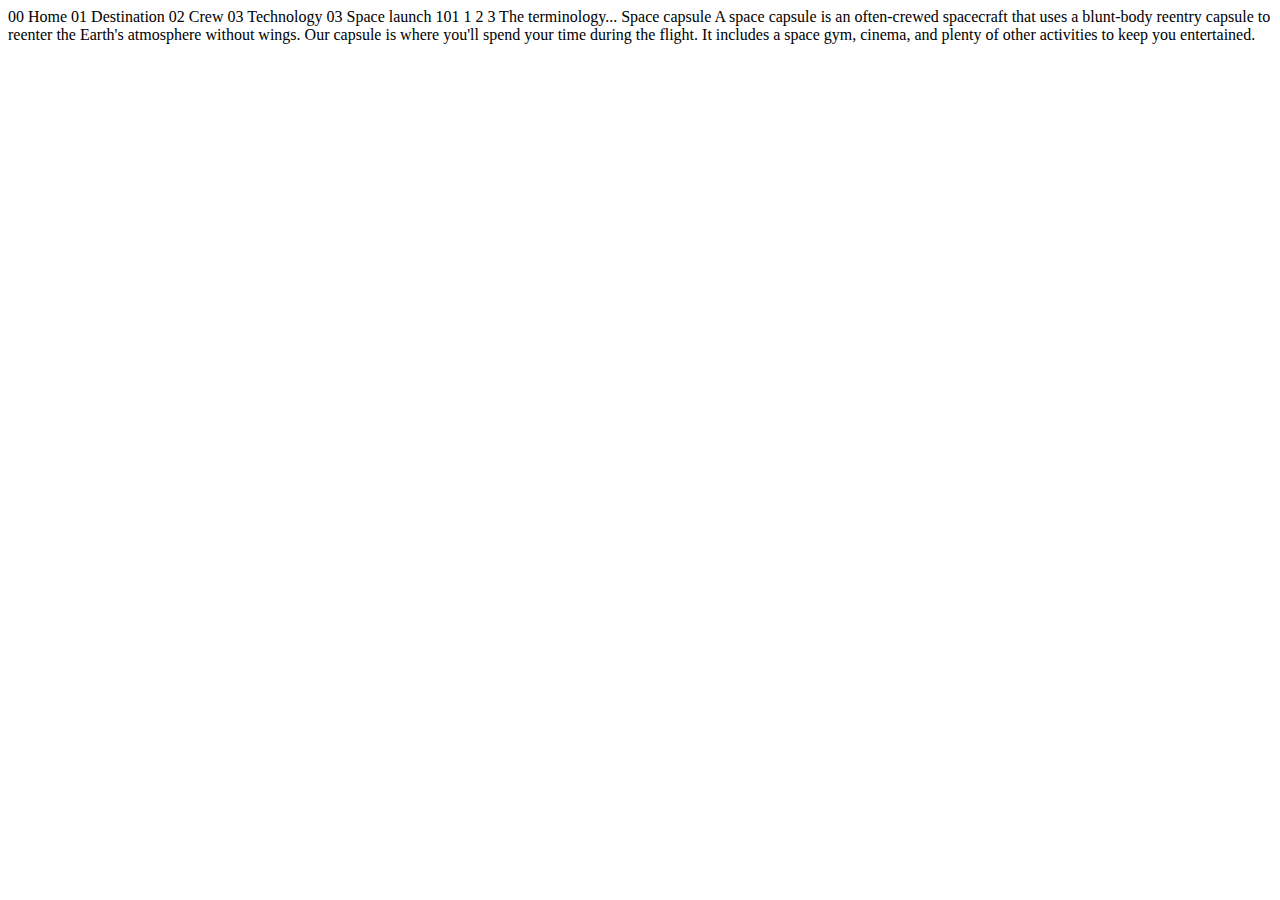
<file: design/technology-capsule.html>
<!DOCTYPE html>
<html lang="en">
<head>
  <meta charset="UTF-8">
  <meta name="viewport" content="width=device-width, initial-scale=1.0">

  <link rel="icon" type="image/png" sizes="32x32" href="./assets/favicon-32x32.png">
  
  <title>Frontend Mentor | Space tourism website</title>
</head>
<body>

  00 Home
  01 Destination
  02 Crew
  03 Technology

  03 Space launch 101

  1
  2
  3

  The terminology...
  Space capsule

  A space capsule is an often-crewed spacecraft that uses a blunt-body reentry 
  capsule to reenter the Earth's atmosphere without wings. Our capsule is where 
  you'll spend your time during the flight. It includes a space gym, cinema, 
  and plenty of other activities to keep you entertained.
</body>
</html>
</file>
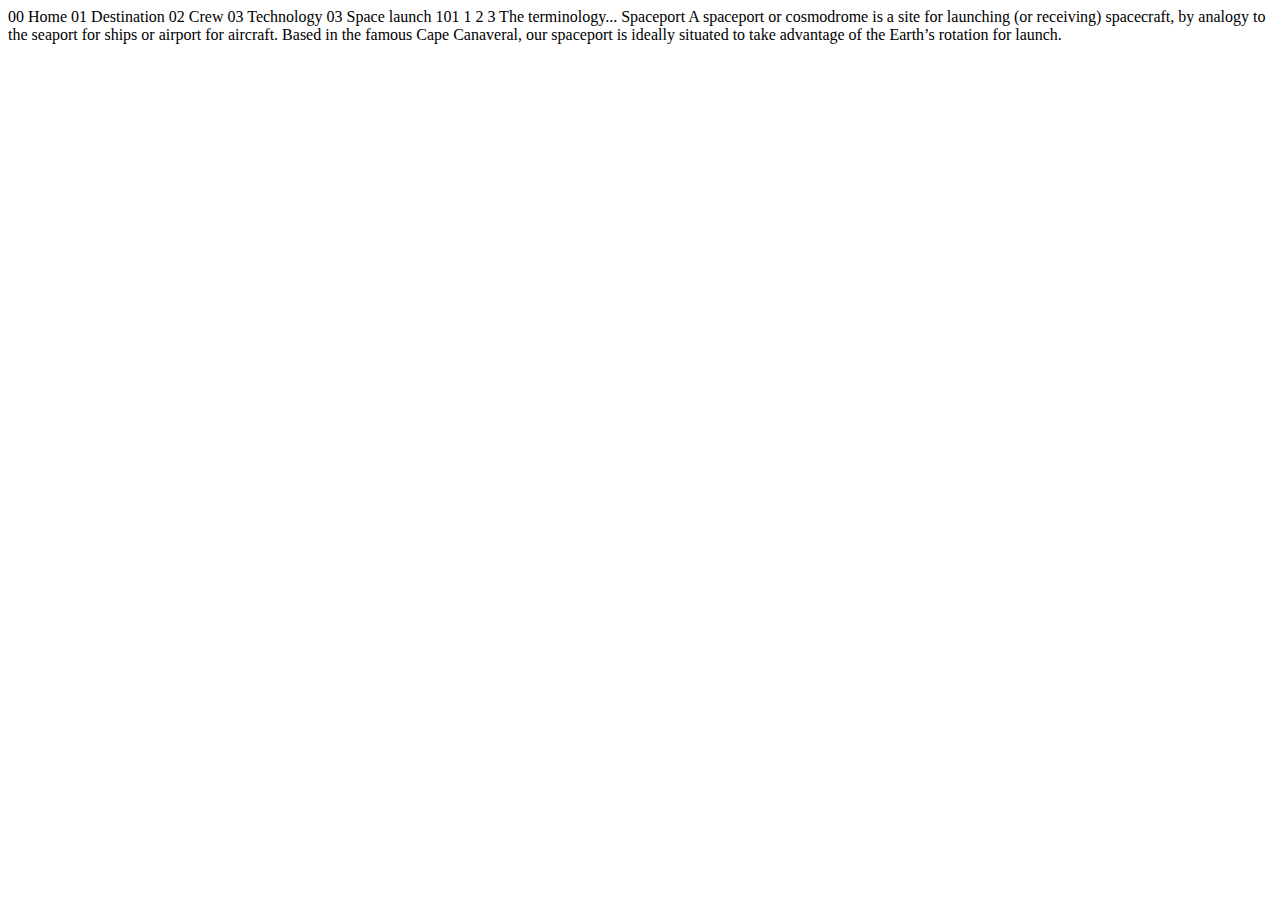
<file: design/technology-spaceport.html>
<!DOCTYPE html>
<html lang="en">
<head>
  <meta charset="UTF-8">
  <meta name="viewport" content="width=device-width, initial-scale=1.0">

  <link rel="icon" type="image/png" sizes="32x32" href="./assets/favicon-32x32.png">
  
  <title>Frontend Mentor | Space tourism website</title>
</head>
<body>

  00 Home
  01 Destination
  02 Crew
  03 Technology

  03 Space launch 101

  1
  2
  3

  The terminology...
  Spaceport

  A spaceport or cosmodrome is a site for launching (or receiving) spacecraft, 
  by analogy to the seaport for ships or airport for aircraft. Based in the 
  famous Cape Canaveral, our spaceport is ideally situated to take advantage 
  of the Earth’s rotation for launch.
</body>
</html>
</file>
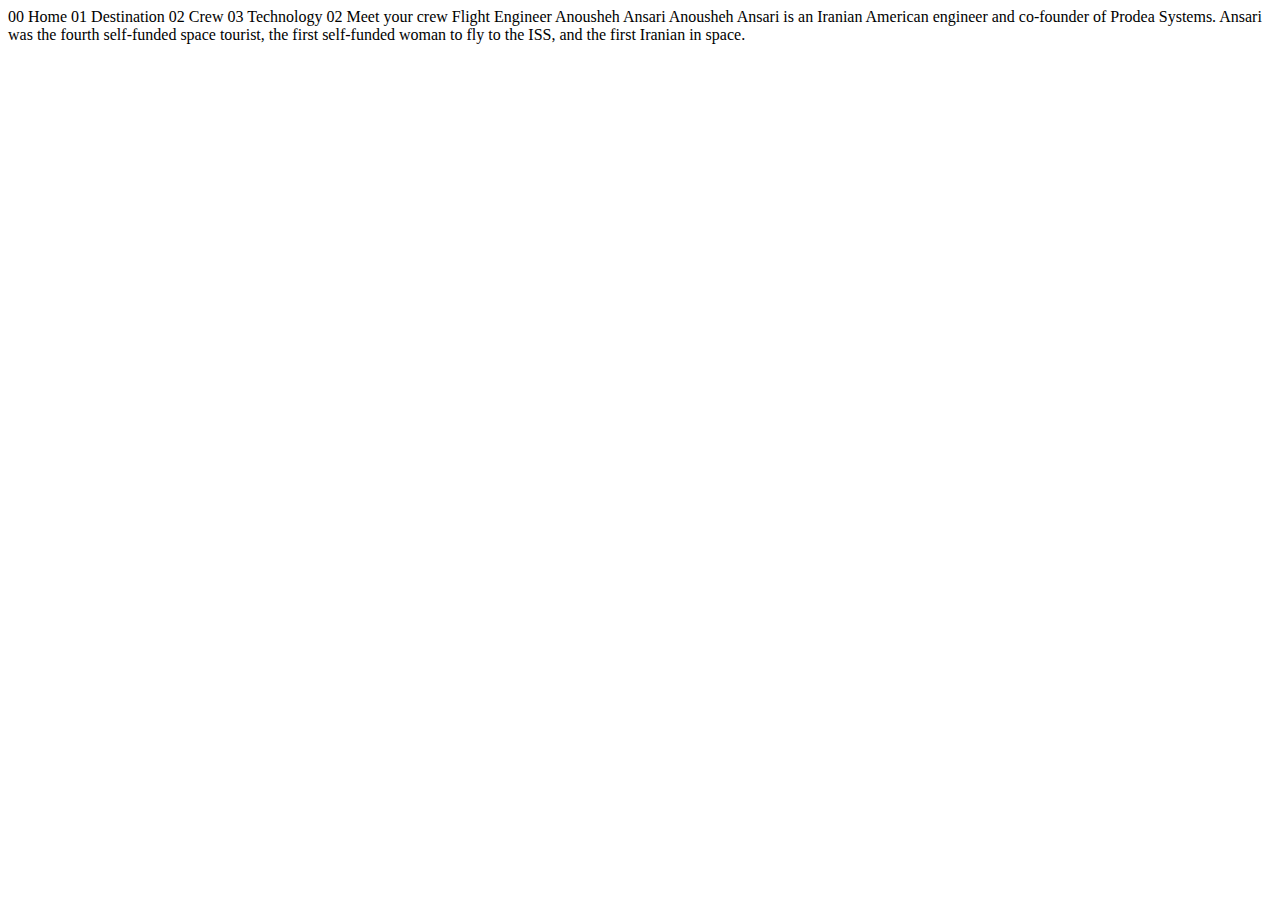
<file: draft/crew-engineer.html>
<!DOCTYPE html>
<html lang="en">
<head>
  <meta charset="UTF-8">
  <meta name="viewport" content="width=device-width, initial-scale=1.0">

  <link rel="icon" type="image/png" sizes="32x32" href="./assets/favicon-32x32.png">
  
  <title>Frontend Mentor | Space tourism website</title>
</head>
<body>

  00 Home
  01 Destination
  02 Crew
  03 Technology

  02 Meet your crew

  Flight Engineer
  Anousheh Ansari

  Anousheh Ansari is an Iranian American engineer and co-founder of Prodea Systems. 
  Ansari was the fourth self-funded space tourist, the first self-funded woman to 
  fly to the ISS, and the first Iranian in space. 
</body>
</html>
</file>
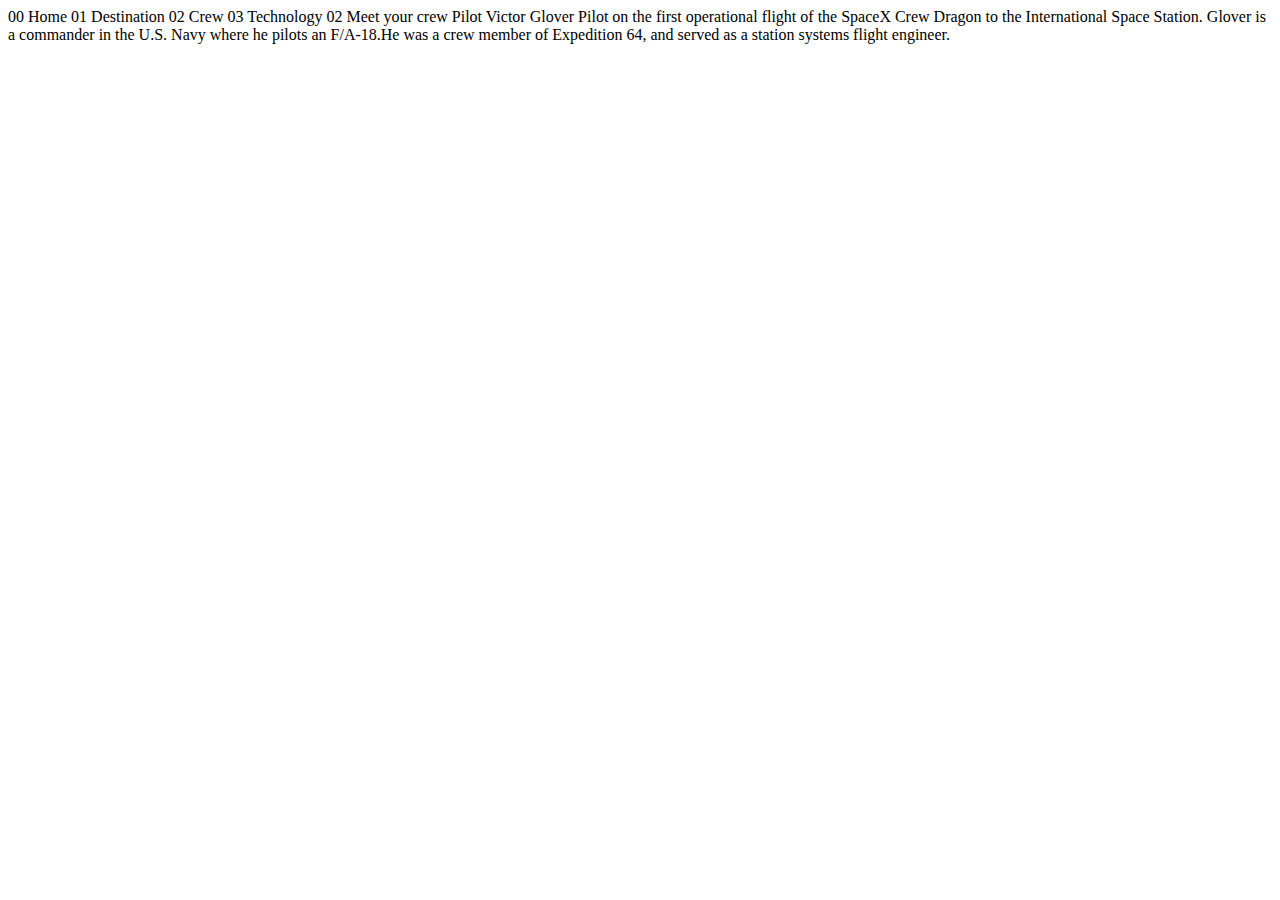
<file: draft/crew-pilot.html>
<!DOCTYPE html>
<html lang="en">
<head>
  <meta charset="UTF-8">
  <meta name="viewport" content="width=device-width, initial-scale=1.0">

  <link rel="icon" type="image/png" sizes="32x32" href="./assets/favicon-32x32.png">
  
  <title>Frontend Mentor | Space tourism website</title>
</head>
<body>

  00 Home
  01 Destination
  02 Crew
  03 Technology

  02 Meet your crew

  Pilot
  Victor Glover

  Pilot on the first operational flight of the SpaceX Crew Dragon to the 
  International Space Station. Glover is a commander in the U.S. Navy where 
  he pilots an F/A-18.He was a crew member of Expedition 64, and served as a 
  station systems flight engineer. 
</body>
</html>
</file>
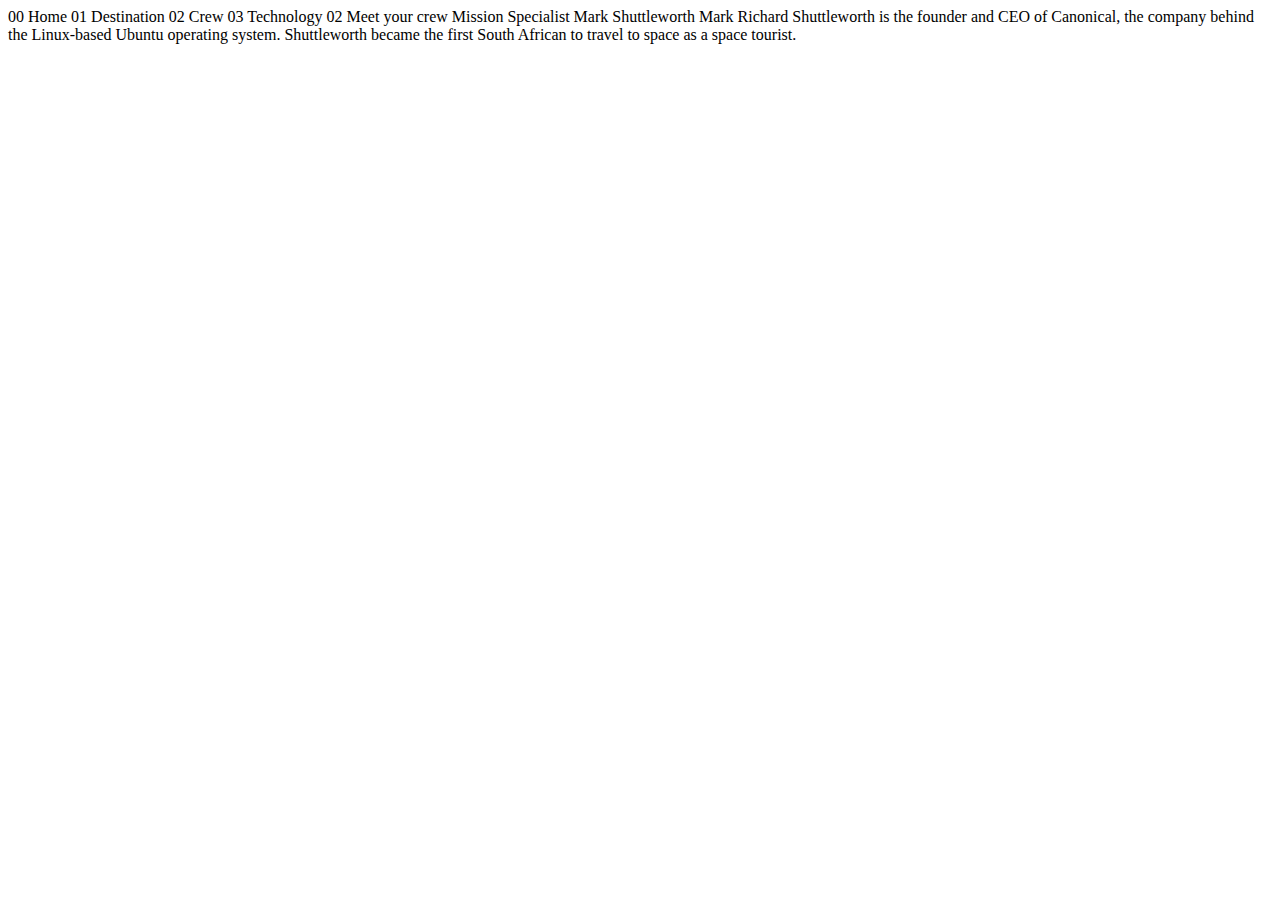
<file: draft/crew-specialist.html>
<!DOCTYPE html>
<html lang="en">
<head>
  <meta charset="UTF-8">
  <meta name="viewport" content="width=device-width, initial-scale=1.0">

  <link rel="icon" type="image/png" sizes="32x32" href="./assets/favicon-32x32.png">
  
  <title>Frontend Mentor | Space tourism website</title>
</head>
<body>

  00 Home
  01 Destination
  02 Crew
  03 Technology

  02 Meet your crew

  Mission Specialist
  Mark Shuttleworth

  Mark Richard Shuttleworth is the founder and CEO of Canonical, the company behind 
  the Linux-based Ubuntu operating system. Shuttleworth became the first South 
  African to travel to space as a space tourist.
</body>
</html>
</file>
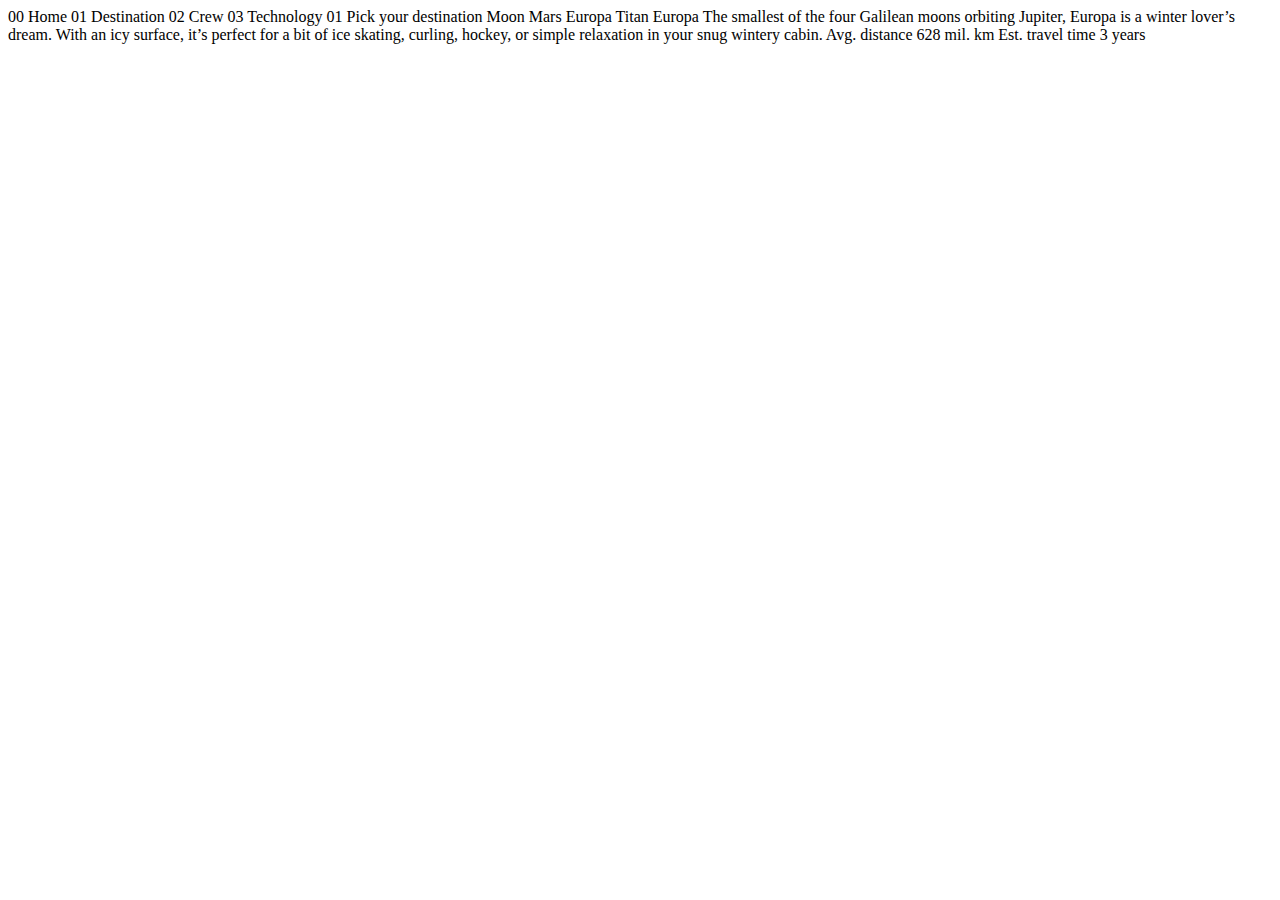
<file: draft/destination-europa.html>
<!DOCTYPE html>
<html lang="en">
<head>
  <meta charset="UTF-8">
  <meta name="viewport" content="width=device-width, initial-scale=1.0">

  <link rel="icon" type="image/png" sizes="32x32" href="./assets/favicon-32x32.png">
  
  <title>Frontend Mentor | Space tourism website</title>
</head>
<body>

  00 Home
  01 Destination
  02 Crew
  03 Technology

  01 Pick your destination

  Moon
  Mars
  Europa
  Titan

  Europa

  The smallest of the four Galilean moons orbiting Jupiter, Europa is a 
  winter lover’s dream. With an icy surface, it’s perfect for a bit of 
  ice skating, curling, hockey, or simple relaxation in your snug 
  wintery cabin.

  Avg. distance
  628 mil. km

  Est. travel time
  3 years
</body>
</html>
</file>
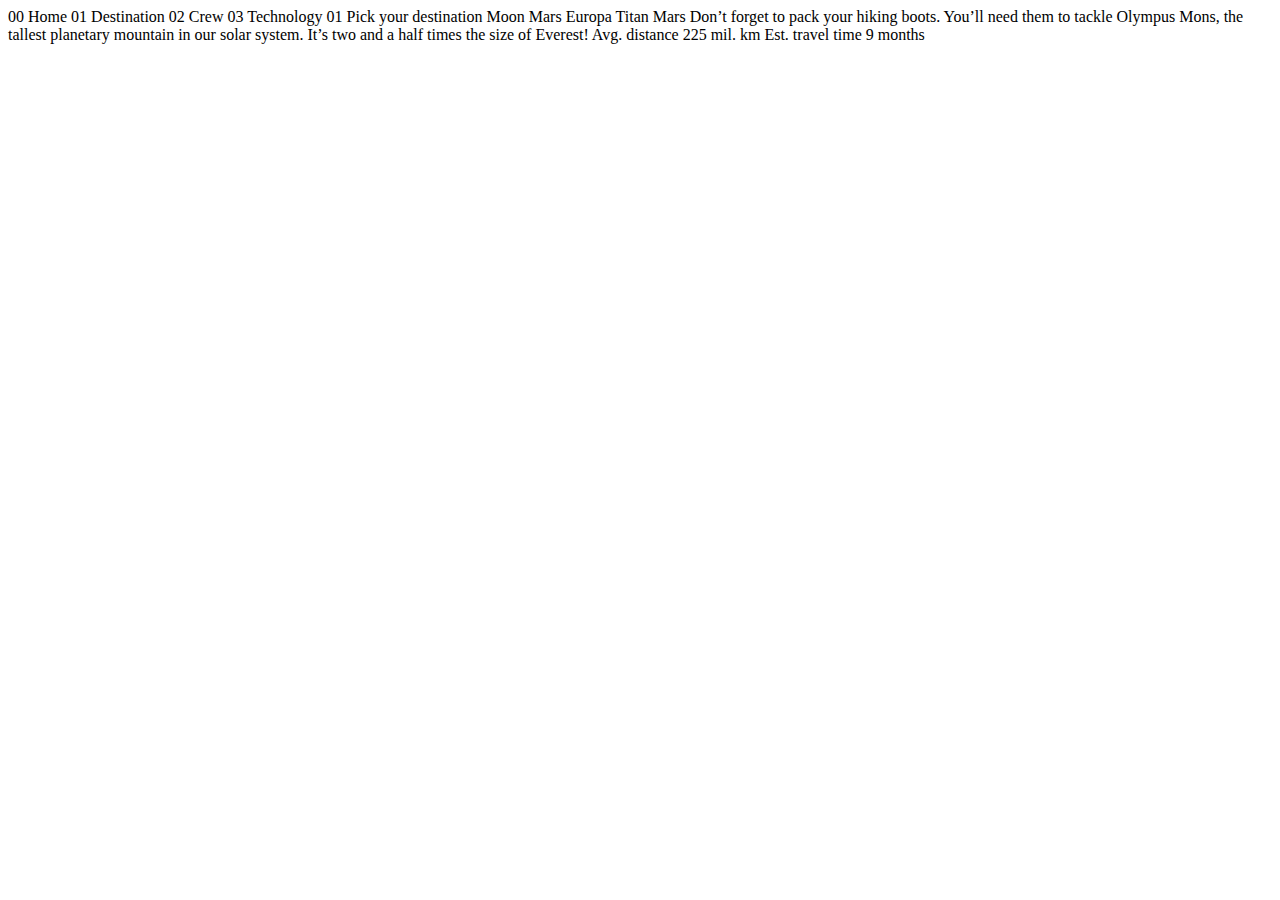
<file: draft/destination-mars.html>
<!DOCTYPE html>
<html lang="en">
<head>
  <meta charset="UTF-8">
  <meta name="viewport" content="width=device-width, initial-scale=1.0">

  <link rel="icon" type="image/png" sizes="32x32" href="./assets/favicon-32x32.png">
  
  <title>Frontend Mentor | Space tourism website</title>
</head>
<body>

  00 Home
  01 Destination
  02 Crew
  03 Technology

  01 Pick your destination

  Moon
  Mars
  Europa
  Titan

  Mars

  Don’t forget to pack your hiking boots. You’ll need them to tackle Olympus Mons, 
  the tallest planetary mountain in our solar system. It’s two and a half times 
  the size of Everest!

  Avg. distance
  225 mil. km

  Est. travel time
  9 months
</body>
</html>
</file>
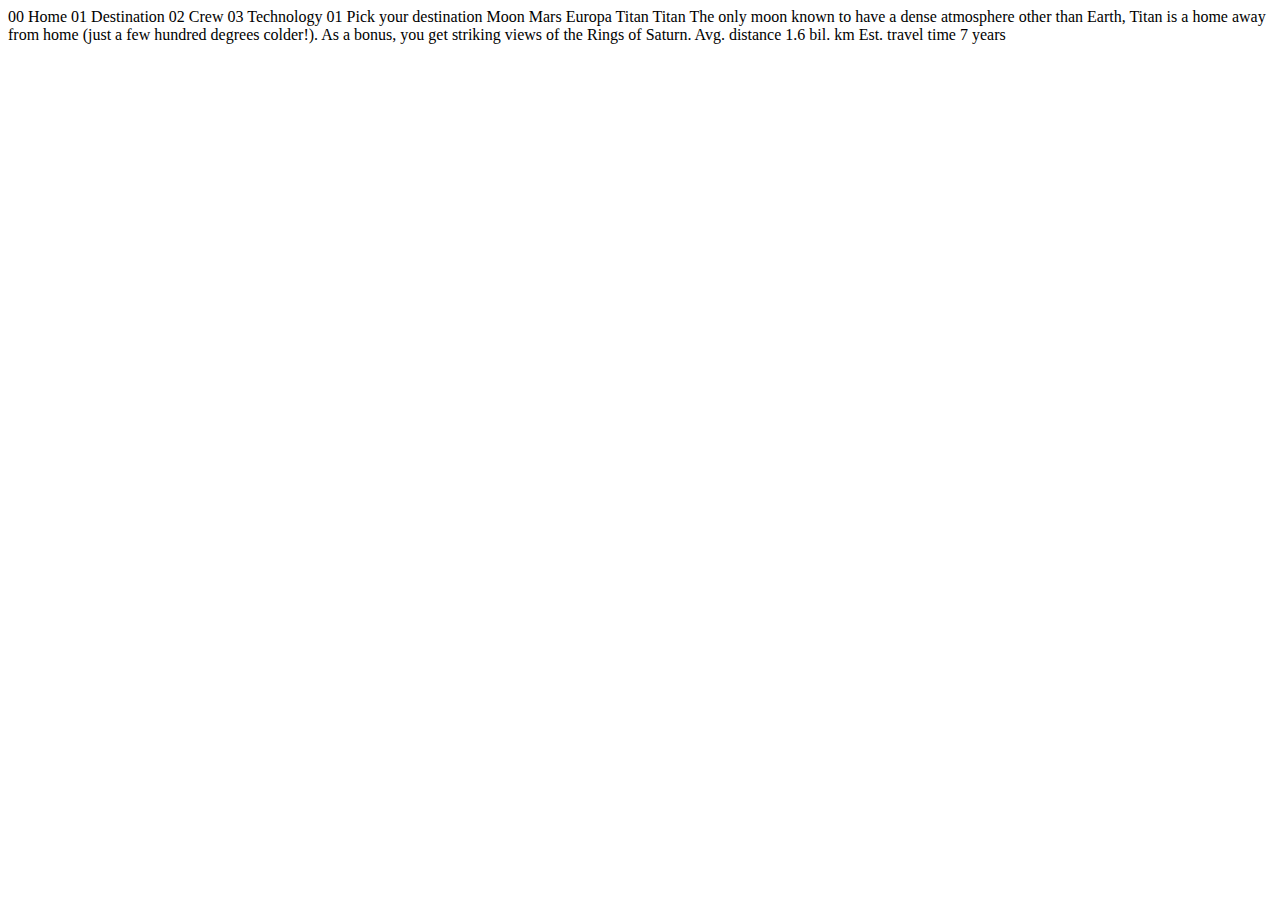
<file: draft/destination-titan.html>
<!DOCTYPE html>
<html lang="en">
<head>
  <meta charset="UTF-8">
  <meta name="viewport" content="width=device-width, initial-scale=1.0">

  <link rel="icon" type="image/png" sizes="32x32" href="./assets/favicon-32x32.png">
  
  <title>Frontend Mentor | Space tourism website</title>
</head>
<body>

  00 Home
  01 Destination
  02 Crew
  03 Technology

  01 Pick your destination

  Moon
  Mars
  Europa
  Titan

  Titan

  The only moon known to have a dense atmosphere other than Earth, Titan 
  is a home away from home (just a few hundred degrees colder!). As a 
  bonus, you get striking views of the Rings of Saturn.

  Avg. distance
  1.6 bil. km

  Est. travel time
  7 years
</body>
</html>
</file>
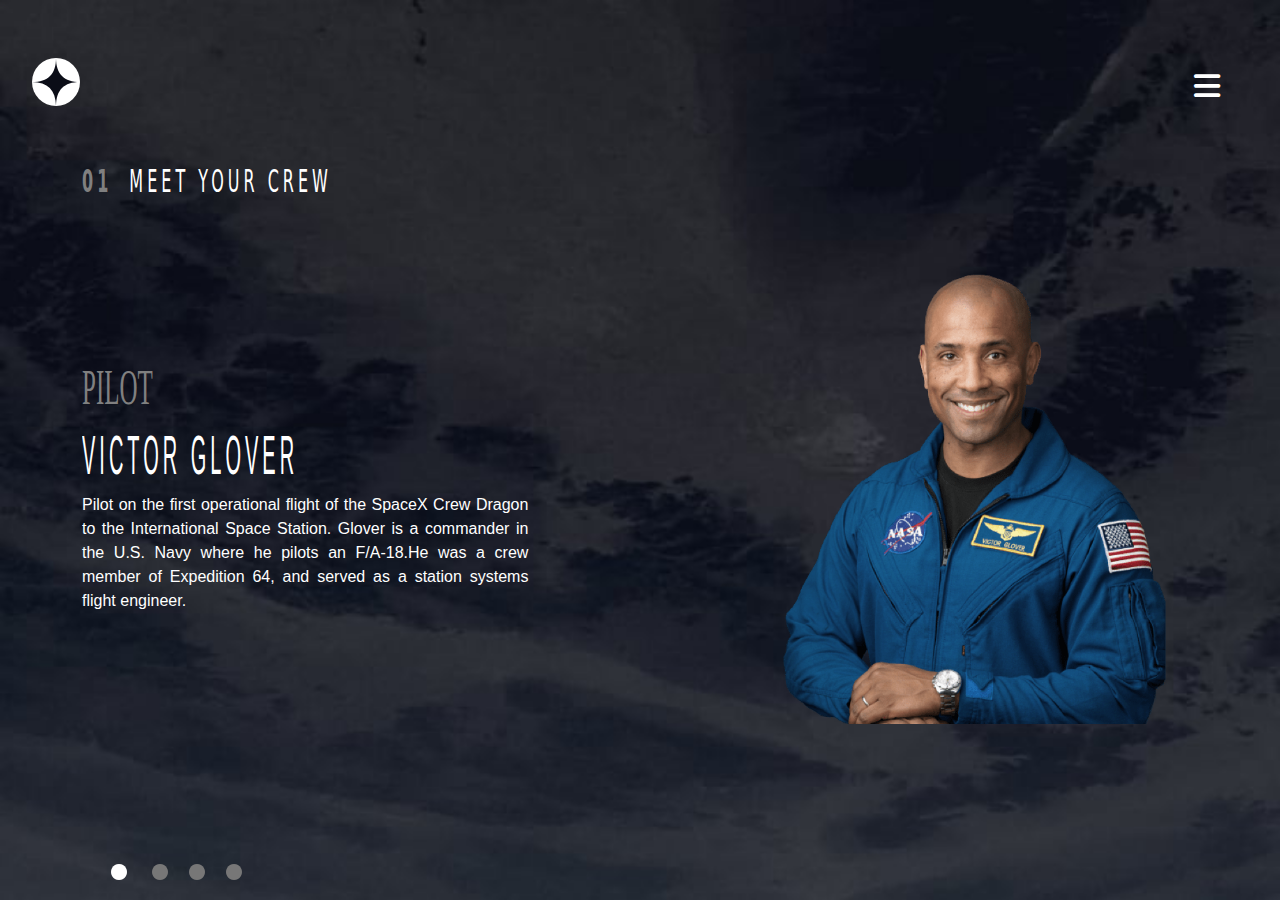
<file: starter-code/crew-commander.html>
<!DOCTYPE html>
<html lang="en">

<head>
  <meta charset="UTF-8">
  <meta name="viewport" content="width=device-width, initial-scale=1.0">
  <!-- ===========icon============ -->
  <link rel="icon" type="image/png" sizes="32x32" href="../assets/img/favicon-32x32.png">
  <link rel="stylesheet" href="../vendors/fontawesome-free-6.4.2-web/css/all.min.css">
  <!-- ===========CSS============ -->
  <link rel="stylesheet" href="../assets/CSS/crew.css">
  <link rel="stylesheet" href="../vendors/bootstrap.min.css">
  <!-- fonts -->
  <link rel="preconnect" href="https://fonts.googleapis.com">
  <link rel="preconnect" href="https://fonts.gstatic.com" crossorigin>
  <link href="https://fonts.googleapis.com/css2?family=Rubik:ital,wght@0,300..900;1,300..900&display=swap"
    rel="stylesheet">

  <title>Frontend Mentor | Space tourism website</title>
</head>

<body>
  <nav>
    <div class="leftNav">
      <ul>
        <li class="mt-2"><img src="../assets/img/shared/logo.svg" alt=""></li>
      </ul>
    </div>
    <!-- sidebar -->
    <i class="fa-solid fa-bars" data-bs-toggle="offcanvas" data-bs-target="#offcanvasRight"
      aria-controls="offcanvasRight">
      <div class="sidebar" id="sidebar">
        <div class="offcanvas offcanvas-end" tabindex="-1" id="offcanvasRight" aria-labelledby="offcanvasRightLabel">
          <div class="offcanvas-header">
            <h5 class="offcanvas-title" id="offcanvasRightLabel">Space tourism website</h5>
            <button type="button" class="btn-close" data-bs-dismiss="offcanvas" aria-label="Close"></button>
          </div>
          <div class="offcanvas-body">
            <ul class="nav justify-content-start">
              <li class="nav-item">
                <a class="nav-link active" aria-current="page" href="../index.html"><span class="me-2">00</span>
                  HOME</a>
              </li>
              <li class="nav-item">
                <a class="nav-link" href="./destination.html"><span class="me-2">01</span> DESTINATION</a>
              </li>
              <li class="nav-item">
                <a class="nav-link" href="./crew-commander.html"><span class="me-2">02</span> CREW</a>
              </li>
              <li class="nav-item">
                <a class="nav-link" href="./technology.html"><span class="me-2">03</span> TECHNOLOGY</a>
              </li>
            </ul>
          </div>
        </div>
      </div>
    </i>
    <!-- end of sidebar -->
    <div class="rightNav">
      <ul class="nav justify-content-center">
        <li class="nav-item">
          <a class="nav-link " aria-current="page" href="../index.html"><span class="me-2">00</span>
            HOME</a>

        </li>
        <li class="nav-item">
          <a class="nav-link" href="./destination.html"><span class="me-2">01</span> DESTINATION</a>
        </li>
        <li class="nav-item">
          <a class="nav-link active" href="./crew-commander.html"><span class="me-2">02</span> CREW</a>
        </li>
        <li class="nav-item">
          <a class="nav-link" href="./technology.html"><span class="me-2">03</span> TECHNOLOGY</a>
        </li>
      </ul>
    </div>
  </nav>
  <div class="container">
    <div class="row">
      <div class="col-12 mt-5 ">
        <p><span class="me-2">01</span> MEET YOUR CREW</p>
      </div>
      <div class="col-12 card1 mt-5 ">
        <p class="title"></p>
      </div>
      <div class="col-6">
        <div class="indicatores ms-3" id="indicatores">
          <i class="fa fa-circle active me-1" id="indicator1"></i>
          <i class="fa fa-circle ms-3" id="indicator2"></i>
          <i class="fa fa-circle ms-3" id="indicator3"></i>
          <i class="fa fa-circle ms-3" id="indicator4"></i>
        </div>
      </div>
      <!-- selections start from here -->
      <!--victor  -->
      <div id="victor" class="card2">
        <div class="col-12 d-flex flex-wrap  justify-content-between align-items-center">
          <div class="col-5">
            <p class="role" id="role">PILOT</p>
            <p class="name" id="name">VICTOR GLOVER</p>
            <p class="desc mt-4" id="desc">Pilot on the first operational flight of the SpaceX Crew Dragon to the
              International Space Station. Glover is a
              commander in the U.S. Navy where he pilots an F/A-18.He was a crew member of Expedition 64, and served as
              a station
              systems flight engineer.</p>
          </div>
          <div class="col-5">
            <div class="col-12">
              <img id="emp-img-victor" src="../assets/img/crew/image-victor-glover.png" alt="" class="">
            </div>
          </div>
        </div>
      </div>
      <!-- anoushah-->
      <div id="anoushah" class="card2">
        <div class="col-12 d-flex flex-wrap  justify-content-between align-items-center">
          <div class="col-5">
            <p class="role" id="role">FLIGHT ENGINEER</p>
            <p class="name" id="name">ANOUSHEH ANSARI</p>
            <p class="desc " id="desc">Anousheh Ansari is an Iranian American engineer and co-founder of Prodea
              Systems.
              Ansari was the
              fourth self-funded
              space tourist, the first self-funded woman to fly to the ISS, and the first Iranian in space.</p>
          </div>
          <div class="col-5">
            <div class="col-12">
              <img id="emp-img" src="../assets/img/crew/image-anousheh-ansari.png" alt="" class="">
            </div>
          </div>
        </div>
      </div>
      <!--douglas  -->
      <div id="douglas" class="card2">
        <div class="col-12 d-flex flex-wrap  justify-content-between align-items-center">
          <div class="col-5">
            <p class="role" id="role">COMMANDER</p>
            <p class="name" id="name">DOUGLAS HURLY</p>
            <p class="desc mt-4" id="desc">Douglas Gerald Hurley is an American engineer, former Marine Corps pilot and
              former NASA astronaut. He launched into
              space for the third time as commander of Crew Dragon Demo-2</p>
          </div>
          <div class="col-5">
            <div class="col-12">
              <img id="emp-img-douglas" src="../assets/img/crew/image-douglas-hurley.png" alt="" class="">
            </div>
          </div>
        </div>
      </div>
      <!--MARK  -->
      <div id="mark" class="card2">
        <div class="col-12 d-flex flex-wrap  justify-content-between align-items-center">
          <div class="col-5">
            <p class="role" id="role">MISSION SPECIALIST</p>
            <p class="name" id="name">MARK SHUTTLEWORTH</p>
            <p class="desc mt-4" id="desc">Mark Richard Shuttleworth is the founder and CEO of Canonical, the company
              behind the Linux-based Ubuntu operating
              system. Shuttleworth became the first South African to travel to space as a space tourist.</p>
          </div>
          <div class="col-5">
            <div class="col-12">
              <img id="emp-img-mark" src="../assets/img/crew/image-mark-shuttleworth.png" alt="" class="">
            </div>
          </div>
        </div>
      </div>
    </div>
  </div>
  </div>
</body>
<script src="../assets/JS/crew.js">  </script>
<script src="../vendors/bootstrap.bundle.min.js">  </script>

</html>
</file>
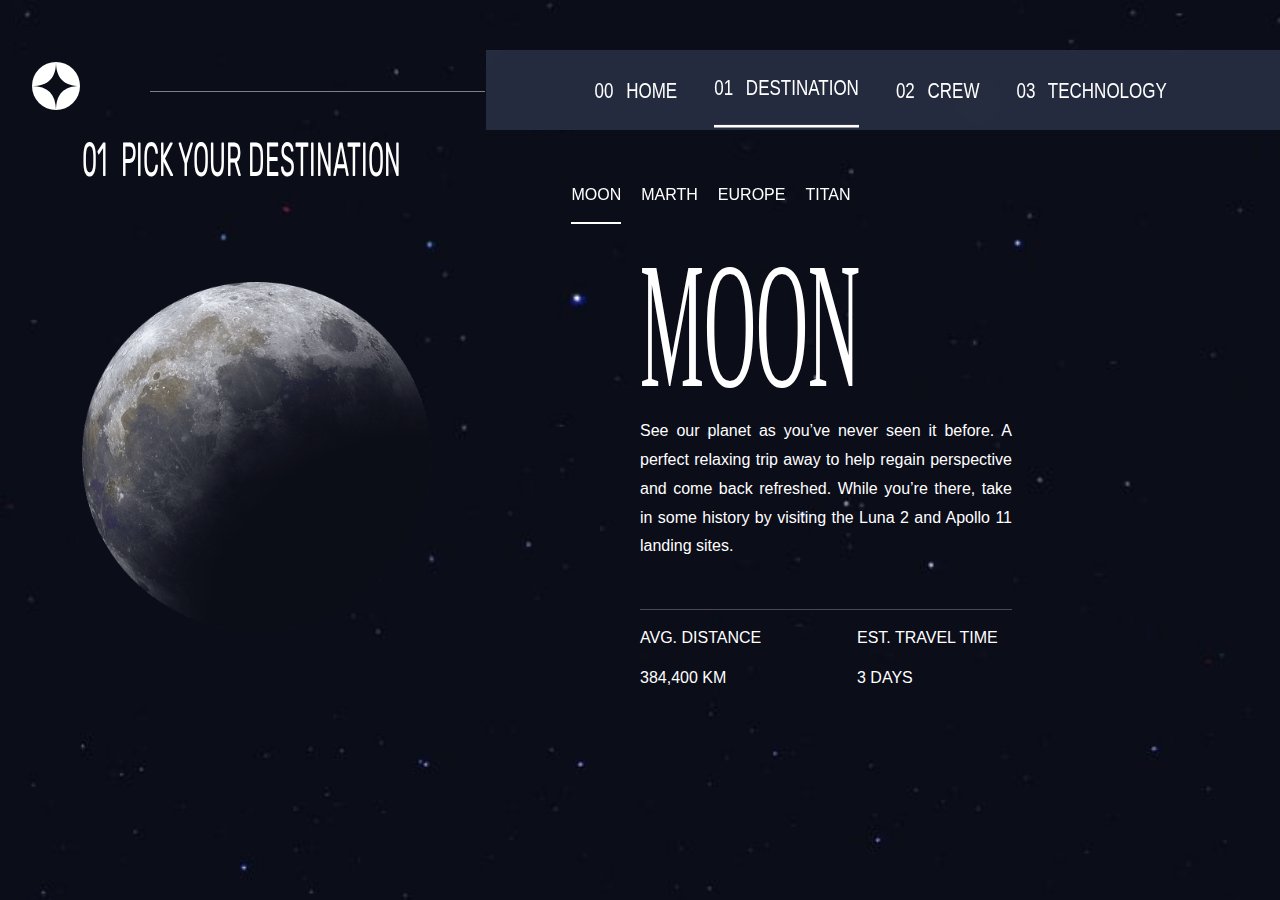
<file: starter-code/destination.html>
<!DOCTYPE html>
<html lang="en">

<head>
  <meta charset="UTF-8">
  <meta name="viewport" content="width=device-width, initial-scale=1.0">
  <!-- ===========icon============ -->
  <link rel="icon" type="image/png" sizes="32x32" href="../assets/img/favicon-32x32.png">
  <link rel="stylesheet" href="../vendors/fontawesome-free-6.4.2-web/css/all.min.css">
  <!-- ===========CSS============ -->
  <link rel="stylesheet" href="../assets/CSS/destination.css">
  <link rel="stylesheet" href="../vendors/bootstrap.min.css">
  <!-- fonts -->
  <link rel="preconnect" href="https://fonts.googleapis.com">
  <link rel="preconnect" href="https://fonts.gstatic.com" crossorigin>
  <link href="https://fonts.googleapis.com/css2?family=Rubik:ital,wght@0,300..900;1,300..900&display=swap"
    rel="stylesheet">

  <title>Frontend Mentor | Space tourism website</title>
</head>

<body>
  <nav>
    <div class="leftNav">
      <ul>
        <li class="mt-2"><img src="../assets/img/shared/logo.svg" alt=""></li>
      </ul>
    </div>

    <!-- sidebar -->
    <i class="fa-solid fa-bars" data-bs-toggle="offcanvas" data-bs-target="#offcanvasRight"
      aria-controls="offcanvasRight">
      <div class="sidebar" id="sidebar">
        <div class="offcanvas offcanvas-end" tabindex="-1" id="offcanvasRight" aria-labelledby="offcanvasRightLabel">
          <div class="offcanvas-header">
            <h5 class="offcanvas-title" id="offcanvasRightLabel">Space tourism website</h5>
            <button type="button" class="btn-close" data-bs-dismiss="offcanvas" aria-label="Close"></button>
          </div>
          <div class="offcanvas-body">
            <ul class="nav justify-content-start">
              <li class="nav-item">
                <a class="nav-link " aria-current="page" href="../index.html"><span class="me-2">00</span>
                  HOME</a>
              </li>
              <li class="nav-item">
                <a class="nav-link " href="../starter-code/destination.html"><span class="me-2">01</span>
                  DESTINATION</a>
              </li>
              <li class="nav-item">
                <a class="nav-link" href="../starter-code/crew-commander.html"><span class="me-2">02</span> CREW</a>
              </li>
              <li class="nav-item">
                <a class="nav-link" href="../starter-code/technology.html"><span class="me-2">03</span> TECHNOLOGY</a>
              </li>
            </ul>
          </div>
        </div>
      </div>
    </i>
    <!-- end of sidebar -->

    </i></a>
    <div class="rightNav">
      <ul class="nav justify-content-center">
        <li class="nav-item">
          <a class="nav-link " aria-current="page" href="../index.html"><span class="me-2">00</span>
            HOME</a>

        </li>
        <li class="nav-item">
          <a class="nav-link active" href="../starter-code/destination.html"><span class="me-2">01</span>
            DESTINATION</a>
        </li>
        <li class="nav-item">
          <a class="nav-link" href="../starter-code/crew-commander.html"><span class="me-2">02</span> CREW</a>
        </li>
        <li class="nav-item">
          <a class="nav-link" href="../starter-code/technology.html"><span class="me-2">03</span> TECHNOLOGY</a>
        </li>
      </ul>
    </div>
  </nav>
  <div class="container">
    <div class="row">
      <div class="col-12">
        <h4 class="title mt-3"><span class="me-2">01</span> PICK YOUR DESTINATION</h4>
      </div>
      <div class="d-flex flex-nowrap justify-content-center align-items-center col-11">
        <ul id="links " class="d-flex flex-nowrap justify-content-end align-items-center col-11">
          <li id="moonLink" class="active">MOON</li>
          <li id="marsLink">MARTH</li>
          <li id="europaLink">EUROPE</li>
          <li id="titanLink">TITAN</li>
        </ul>
      </div>
      <!-- selections start from here -->
      <!-- moon-->
      <div id="moonSection" class="">
        <div class=" col-12  d-flex flex-wrap justify-content-between align-items-center">
          <div class=" col-5 card-1" id="card1">
            <img class="img-fluid" src="../assets/img/destination/image-moon.png" alt="" id="img">
          </div>
          <div class="col-6" id="card2">
            <div class="col-8 mt-5">
              <div class="col-12 mt-5">
                <h5 class="">MOON</h5>
                <p class="description mt-5" id="description">
                  See our planet as you’ve never seen it before. A perfect relaxing trip away to help regain perspective
                  and
                  come back
                  refreshed. While you’re there, take in some history by visiting the Luna 2 and Apollo 11 landing
                  sites.
                </p>
              </div>
              <hr class="mt-5">
              <div class="col-12  d-flex flex-wrap justify-content-between align-items-center">
                <div class="card1 col-5" id="">
                  <div class="">
                    <P>AVG. DISTANCE</P>
                  </div>
                  <div class="km">
                    384,400 KM
                  </div>
                </div>
                <div class="card1  col-5 ">
                  <div class="" id="time">
                    <P>EST. TRAVEL TIME</P>
                  </div>
                  <div class="time">
                    3 DAYS
                  </div>
                </div>
              </div>
            </div>
          </div>
        </div>
      </div>
      <!-- mars-->
      <div class="" id="marsSection">
        <div class="col-12  d-flex flex-wrap justify-content-between align-items-center">
          <div class="col-5 card-1" id="card1">
            <img class="img-fluid" src="../assets/img/destination/image-mars.png" alt="" id="img">
          </div>
          <div class="col-6" id="card2">
            <div class="col-8 mt-5">

              <div class="col-12 mt-5">
                <h5 class="">MARS</h5>
                <p class="description mt-5" id="description">
                  Don’t forget to pack your hiking boots. You’ll need them to tackle Olympus Mons, the tallest
                  planetary mountain in our
                  solar system. It’s two and a half times the size of Everest!
                </p>
              </div>
              <hr class="mt-5">
              <div class="col-12  d-flex flex-wrap justify-content-between align-items-center">
                <div class="card1 col-5" id="">
                  <div class="">
                    <P>AVG. DISTANCE</P>
                  </div>
                  <div class="km">
                    225 MIL KM
                  </div>
                </div>
                <div class="card1  col-5 ">
                  <div class="" id="time">
                    <P>EST. TRAVEL TIME</P>
                  </div>
                  <div class="time">
                    9 MONTHS
                  </div>
                </div>
              </div>
            </div>
          </div>
        </div>
      </div>
      <!-- Europa-->
      <div class="" id="europaSection">
        <div class="col-12 d-flex flex-wrap justify-content-between align-items-center">
          <div class="col-5 card-1" id="card1">
            <img class="img-fluid" src="../assets/img/destination/image-europa.png" alt="" id="img">
          </div>
          <div class="col-6" id="card2">
            <div class="col-8 mt-5">
              <div class="col-12 mt-5">
                <h5 class="">EUROPA</h5>
                <p class="description mt-5" id="description">
                  The smallest of the four Galilean moons orbiting Jupiter, Europa is a winter lover’s dream. With an
                  icy
                  surface, it’s
                  perfect for a bit of ice skating, curling, hockey, or simple relaxation in your snug wintery cabin.
                </p>
              </div>
              <hr class="mt-5">
              <div class="col-12  d-flex flex-wrap justify-content-between align-items-center">
                <div class="card1 col-5" id="">
                  <div class="">
                    <P>AVG. DISTANCE</P>
                  </div>
                  <div class="km">
                    628 MIL. KM
                  </div>
                </div>
                <div class="card1  col-5 ">
                  <div class="" id="time">
                    <P>EST. TRAVEL TIME</P>
                  </div>
                  <div class="time">
                    3 YEARS
                  </div>
                </div>
              </div>
            </div>
          </div>
        </div>
      </div>
      <!-- TITAN-->
      <div class="" id="titanSection">
        <div class="col-12  d-flex flex-wrap justify-content-between align-items-center">
          <div class="col-5 card-1" id="card1">
            <img class="img-fluid" src="../assets/img/destination/image-titan.png" alt="" id="img">
          </div>
          <div class="col-6" id="card2">
            <div class="col-8 mt-5">
              <div class="col-12 mt-5">
                <h5 class="">TITAN</h5>
                <p class="description mt-5" id="description">
                  The only moon known to have a dense atmosphere other than Earth, Titan is a home away from home (just
                  a
                  few hundred
                  degrees colder!). As a bonus, you get striking views of the Rings of Saturn.
                </p>
              </div>
              <hr class="mt-5">
              <div class="col-12  d-flex flex-wrap justify-content-between align-items-center">
                <div class="card1 col-5" id="">
                  <div class="">
                    <P>AVG. DISTANCE</P>
                  </div>
                  <div class="km">
                    1.6 BIL. KM
                  </div>
                </div>
                <div class="card1  col-5 ">
                  <div class="" id="time">
                    <P>EST. TRAVEL TIME</P>
                  </div>
                  <div class="time">
                    7 YEARS
                  </div>
                </div>
              </div>
            </div>
          </div>
        </div>
      </div>
    </div>
  </div>




</body>
<script src="../assets/JS/destination.js">  </script>
<script src="../vendors/bootstrap.bundle.min.js">  </script>

</html>
</file>
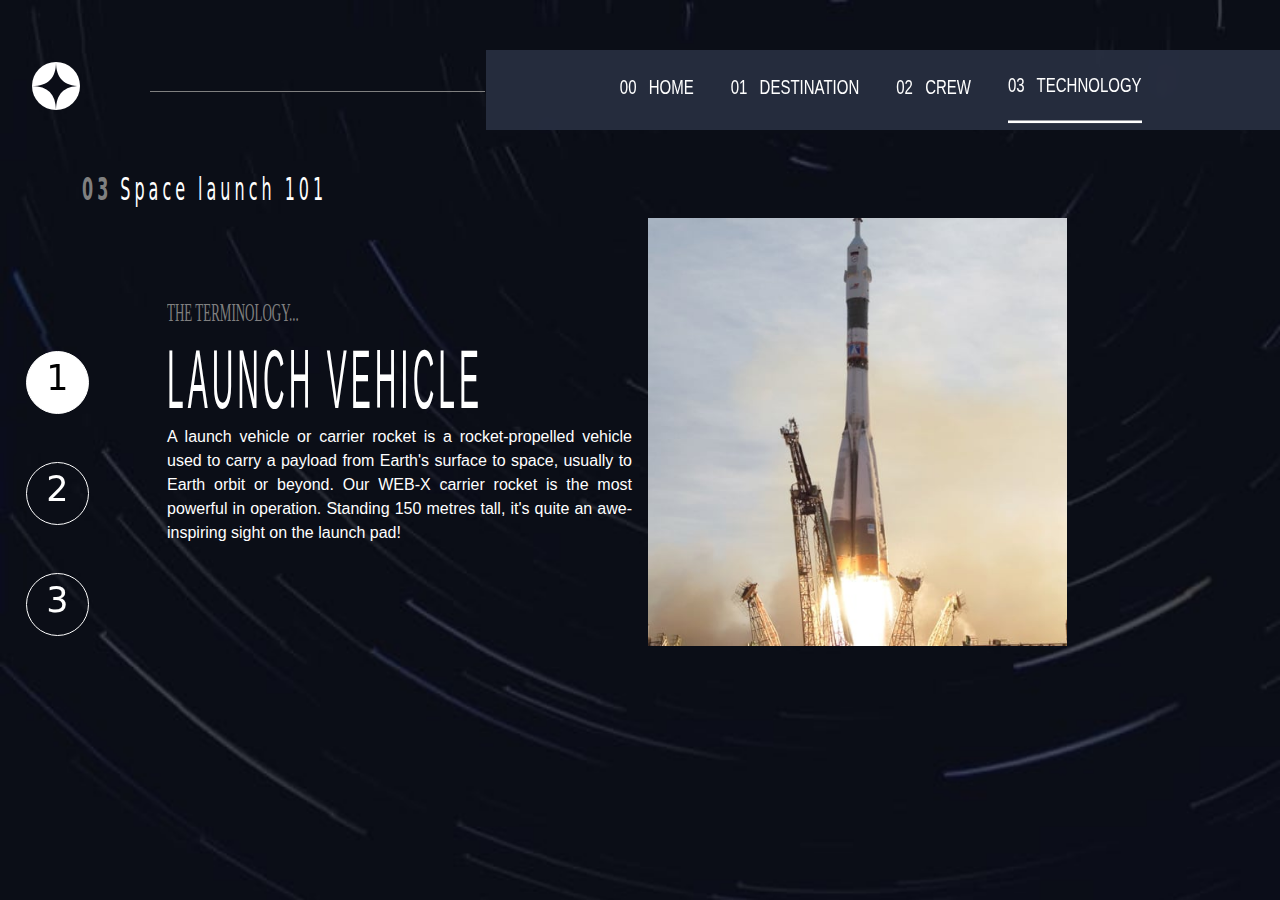
<file: starter-code/technology.html>
<!DOCTYPE html>
<html lang="en">

<head>
  <meta charset="UTF-8">
  <meta name="viewport" content="width=device-width, initial-scale=1.0">
  <!-- ===========icon============ -->
  <link rel="icon" type="image/png" sizes="32x32" href="../assets/img/favicon-32x32.png">
  <link rel="stylesheet" href="../vendors/fontawesome-free-6.4.2-web/css/all.min.css">
  <!-- ===========CSS============ -->
  <link rel="stylesheet" href="../assets/CSS/technology.css">
  <link rel="stylesheet" href="../vendors/bootstrap.min.css">
  <title>Frontend Mentor | Space tourism website</title>
</head>
<nav>
  <div class="leftNav">
    <ul>
      <li class="mt-2"><img src="../assets/img/shared/logo.svg" alt=""></li>
    </ul>
  </div>
  <!-- sidebar -->
  <i class="fa-solid fa-bars" data-bs-toggle="offcanvas" data-bs-target="#offcanvasRight"
    aria-controls="offcanvasRight">
    <div class="sidebar" id="sidebar">
      <div class="offcanvas offcanvas-end" tabindex="-1" id="offcanvasRight" aria-labelledby="offcanvasRightLabel">
        <div class="offcanvas-header">
          <h5 class="offcanvas-title" id="offcanvasRightLabel">Space tourism website</h5>
          <button type="button" class="btn-close" data-bs-dismiss="offcanvas" aria-label="Close"></button>
        </div>
        <div class="offcanvas-body">
          <ul class="nav justify-content-start">
            <li class="nav-item">
              <a class="nav-link " aria-current="page" href="../index.html"><span class="me-2">00</span>
                HOME</a>
            </li>
            <li class="nav-item">
              <a class="nav-link" href="./destination.html"><span class="me-2">01</span> DESTINATION</a>
            </li>
            <li class="nav-item">
              <a class="nav-link" href="./crew-commander.html"><span class="me-2">02</span> CREW</a>
            </li>
            <li class="nav-item">
              <a class="nav-link " href="./technology.html"><span class="me-2">03</span> TECHNOLOGY</a>
            </li>
          </ul>
        </div>
      </div>
    </div>
  </i>
  <!-- end of sidebar -->
  <div class="rightNav">
    <ul class="nav justify-content-center">
      <li class="nav-item">
        <a class="nav-link " aria-current="page" href="../index.html"><span class="me-2">00</span>
          HOME</a>

      </li>
      <li class="nav-item">
        <a class="nav-link" href="./destination.html"><span class="me-2">01</span> DESTINATION</a>
      </li>
      <li class="nav-item">
        <a class="nav-link" href="./crew-commander.html"><span class="me-2">02</span> CREW</a>
      </li>
      <li class="nav-item">
        <a class="nav-link active" href="./technology.html"><span class="me-2">03</span> TECHNOLOGY</a>
      </li>


    </ul>
  </div>
</nav>
<div class="">
  <div class="indicatores ms-3" id="indicatores">
    <div class="indicator1 active " id="indicator1">1</div>
    <div class="indicator2 mt-5 " id="indicator2">2</div>
    <div class="indicator3 mt-5 " id="indicator3">3</div>
  </div>
</div>
<div class="container">
  <div class="row">
    <div class="col-12 mt-5 ">
      <p><span class="me-2">03</span>Space launch 101</p>
    </div>

    <!-- selections start from here -->
    <!--launch  -->
    <div id="launch" class="card2">
      <div class="col-12 d-flex flex-wrap  justify-content-center align-items-center">
        <div class="col-5 me-3">
          <p class="role" id="role">THE TERMINOLOGY...</p>
          <p class="name" id="name">LAUNCH VEHICLE</p>
          <p class="desc mt-4" id="desc">A launch vehicle or carrier rocket is a rocket-propelled vehicle used to carry
            a payload from Earth's surface to space,
            usually to Earth orbit or beyond. Our WEB-X carrier rocket is the most powerful in operation. Standing 150
            metres tall,
            it's quite an awe-inspiring sight on the launch pad!</p>
        </div>
        <div class="col-5">
          <div class="col-12" id="">
            <img id="emp-img-1" src="../assets/img/technology/image-launch-vehicle-portrait.jpg" alt="" class="">
          </div>
        </div>
      </div>
    </div>
    <!-- spaceport-->
    <div id="spaceport" class="card2">
      <div class="col-12 d-flex flex-wrap  justify-content-center align-items-center">
        <div class="col-5 me-3">
          <p class="role" id="role">THE TERMINOLOGY...</p>
          <p class="name" id="name">SPACEPORT</p>
          <p class="desc mt-4" id="desc">A spaceport or cosmodrome is a site for launching (or receiving) spacecraft, by
            analogy to the seaport for ships or
            airport for aircraft. Based in the famous Cape Canaveral, our spaceport is ideally situated to take
            advantage of the
            Earth’s rotation for launch.</p>
        </div>
        <div class="col-5">
          <div class="col-12">
            <img id="emp-img-2" src="../assets/img/technology/image-spaceport-portrait.jpg" alt="" class="">
          </div>
        </div>
      </div>
    </div>
    <!--spacecapsule  -->
    <div id="spacecapsule" class="card2">
      <div class="col-12 d-flex flex-wrap  justify-content-center align-items-center">
        <div class="col-5 me-3">
          <p class="role" id="role">THE TERMINOLOGY...</p>
          <p class="name" id="name">SPACE CAPSULE</p>
          <p class="desc mt-4" id="desc">A space capsule is an often-crewed spacecraft that uses a blunt-body reentry
            capsule to reenter the Earth's atmosphere
            without wings. Our capsule is where you'll spend your time during the flight. It includes a space gym,
            cinema, and
            plenty of other activities to keep you entertained.</p>
        </div>
        <div class="col-5">
          <div class="col-12">
            <img id="emp-img-3" src="../assets/img/technology/image-space-capsule-portrait.jpg" alt="" class="">
          </div>
        </div>
      </div>
    </div>


  </div>
</div>

<body>



  <!-- 
  1
  2
  3

  The terminology...
  Launch vehicle

  A launch vehicle or carrier rocket is a rocket-propelled vehicle used to carry a 
  payload from Earth's surface to space, usually to Earth orbit or beyond. Our 
  WEB-X carrier rocket is the most powerful in operation. Standing 150 metres tall, 
  it's quite an awe-inspiring sight on the launch pad! -->
</body>
<script src="../assets/JS/technology.js"></script>
<script src="../vendors/bootstrap.bundle.min.js">  </script>

</html>
</file>
<file: assets/CSS/crew.css>
html {
  scroll-behavior: smooth;
}

body {
  padding: 0;
  margin: 0;
  box-sizing: content-box;
  background-image: url(../img/crew/background-crew-desktop.jpg);
  background-size: cover;
  background-repeat: no-repeat;
  background-attachment: fixed;
}
nav {
  margin-top: 50px;
  display: flex;
  flex-wrap: wrap;
  justify-content: space-between;
  align-items: center;
  font-family: "math";
}
.leftNav::after {
  content: "";
  display: block;
  position: absolute;
  width: 564px;
  left: 150px;
  top: 37px;
  border-bottom: 1.5px solid gray;
  z-index: 351351351351;
}

nav .leftNav {
  width: 25%;
  display: inline-block;
  position: relative;
}

nav .leftNav ul {
  list-style-type: none;
}

nav .rightNav {
  width: 55%;
  flex-wrap: wrap;
  justify-content: center !important; /* Change from space-around to center */
  align-items: center !important;
  background-color: rgb(87 104 136 / 34%);
  backdrop-filter: blur(14px);
  height: 80px;
  text-align: center !important;
  margin-bottom: 0 !important;
}

nav .rightNav ul {
  display: flex;
  flex-wrap: wrap;
  justify-content: space-around;
  margin: auto;
  text-align: center !important;
  margin-bottom: 0 !important;
}
nav .rightNav ul li a.active::after {
  content: "" !important;
  display: block !important;
  width: 100% !important;
  height: 2px !important;
  background-color: #ffffff !important;
  margin-top: 15px !important;
}
nav a {
  text-decoration: none;
}
nav i {
  display: none !important;
  color: #ffff;
  font-size: 40px;
}
nav .rightNav ul li a {
  color: #fff;
  text-align: center !important;
  margin-top: 20px !important;
  margin-right: 25px;
  font-size: 20px;
  font-family: sans-serif;
  transform: scale(1, 1.3);
}
nav .rightNav ul li a:hover {
  color: rgb(55, 0, 236) !important;
}

/* ============================= */

.container .row .col-12 p:only-child {
  color: #ffffff;
  transform: scale(1, 2);
  letter-spacing: 4px;
}
.container .row .col-12 span {
  color: gray;
  font-weight: bold;
}

#role {
  color: gray;
  font-size: 25px;
  font-family: serif;
  transform: scale(1, 2);
}

#name {
  color: #ffffff;
  font-size: 30px;
  transform: scale(1, 2.8);
  font-family: sans-serif;
  margin-top: 33px;
  letter-spacing: 4px;
}

#desc {
  color: #ffffff;
  font-family: sans-serif;
  text-align: justify;
}

#emp-img {
  width: 100%;
  object-fit: contain;
}
#emp-img-victor {
  width: 100%;
  height: 450px;
  object-fit: contain;
}
#emp-img-douglas {
  width: 100%;
  height: 450px;
  object-fit: contain;
}
#emp-img-mark {
  width: 100%;
  height: 450px;
  object-fit: contain;
}

#indicatores {
  color: #777777;
  margin-top: 50px;
  position: fixed;
  bottom: 15px;
  left: 95px;
  cursor: pointer;
}

/* <!-- sidebar --> */

#sidebar {
  color: rgb(226, 223, 223);
  text-align: left;
}

.offcanvas {
  color: black !important;
  font-family: "Franklin Gothic Medium", "Arial Narrow", Arial, sans-serif !important;
  background: url(../img/destination/background-destination-mobile.jpg) !important;
  background-size: cover !important;
  background-position: fixed !important;
  background-repeat: no-repeat !important;
}
.offcanvas-title {
  color: #5a5a5a;
}

/* ====================== */

@media (max-width: 567px) {
  body {
    background-image: url(../img/crew/background-crew-mobile.jpg);
    background-size: cover;
    background-repeat: no-repeat;
    background-attachment: fixed;
  }
  nav {
    width: 100%;
    margin-top: 15px;
  }
  nav .rightNav {
    display: none !important;
  }
  .leftNav::after {
    display: none !important;
  }

  nav i {
    display: block !important;
    margin-right: 30px !important;
    font-size: 30px !important;
  }
  .container .row .col-12 {
    flex-direction: column;
  }
  .container .row .col-12 .col-5 {
    width: 90%;
  }
  #emp-img {
    width: 100%;
    object-fit: contain;
  }
  #name {
    font-size: 30px;
    transform: scale(1, 1);
    margin-bottom: 28px;
    letter-spacing: 1px;
    text-align: center;
  }
  #desc {
    text-align: center;
  }
  #role {
    font-size: 26px;
    transform: scale(1, 1.5);
  }
}

/* =========== */

@media (min-width: 568px) and (max-width: 856px) {
  body {
    background-image: url(../img/crew/background-crew-tablet.jpg);
    background-size: cover;
    background-repeat: no-repeat;
    background-attachment: fixed;
  }

  nav .rightNav {
    display: none !important;
  }
  .leftNav::after {
    display: none !important;
  }

  nav i {
    display: block !important;
    margin-right: 60px !important;
    font-size: 30px !important;
  }
  .container .row .col-12 {
    flex-direction: column;
  }
  .container .row .col-12 .col-5 {
    width: 100%;
  }
  #emp-img {
    width: 100%;
    object-fit: contain;
  }
  #indicatores {
    margin-top: 15px;
  }
}

/*  */
@media (min-width: 857px) and (max-width: 1299px) {
  body {
    background-image: url(../img/crew/background-crew-tablet.jpg);
    background-size: cover;
    background-repeat: no-repeat;
    background-attachment: fixed;
  }

  nav .rightNav {
    display: none !important;
  }
  .leftNav::after {
    display: none !important;
  }

  nav i {
    display: block !important;
    margin-right: 60px !important;
    font-size: 30px !important;
  }
  .container .row .col-12 {
    flex-wrap: wrap;
  }
  .container .row .col-12 .col-5 {
    width: 40%;
  }
  #name {
    color: #ffffff;
    font-size: 20px;
    transform: scale(1, 2.8);
    font-family: sans-serif;
    margin-top: 33px;
    letter-spacing: 4px;
  }
}
</file>
<file: assets/CSS/destination.css>
body {
  padding: 0;
  margin: 0;
  box-sizing: content-box;
  background-image: url(../img/destination/background-destination-desktop.jpg);
  background-size: cover;
  background-repeat: no-repeat;
  background-attachment: fixed;
  color: #ffffff;
}
nav {
  margin-top: 50px;
  display: flex;
  flex-wrap: wrap;
  justify-content: space-between;
  align-items: center;
  font-family: "math";
}
.leftNav::after {
  content: "";
  display: block;
  position: absolute;
  width: 564px;
  left: 150px;
  top: 37px;
  border-bottom: 1.5px solid gray;
  z-index: 351351351351;
}

nav .leftNav {
  width: 25%;
  display: inline-block;
  position: relative;
}

nav .leftNav ul {
  list-style-type: none;
}

nav .rightNav {
  width: 55%;
  flex-wrap: wrap;
  justify-content: center !important;
  align-items: center !important;
  background-color: rgb(87 104 136 / 34%);
  backdrop-filter: blur(14px);
  height: 80px;
  text-align: center !important;
  margin-bottom: 0 !important;
}

nav .rightNav ul {
  display: flex;
  flex-wrap: wrap;
  justify-content: space-around;
  margin: auto;
  text-align: center !important;
  margin-bottom: 0 !important;
}
nav .rightNav ul li a.active::after {
  content: "" !important;
  display: block !important;
  width: 100% !important;
  height: 2px !important;
  background-color: #ffffff !important;
  margin-top: 15px !important;
}
nav a {
  text-decoration: none;
}
nav i {
  display: none !important;
  color: #ffff;
  font-size: 40px;
}
nav .rightNav ul li a {
  color: #fff;
  text-align: center !important;
  margin-top: 20px !important;
  margin-right: 25px;
  font-size: 20px;
  font-family: sans-serif;
  transform: scale(1, 1.3);
}
nav .rightNav ul li a:hover {
  color: rgb(55, 0, 236) !important;
}
.container {
  color: #ffffff;
  font-family: sans-serif;
}
.container .row .col-12 .title {
  color: #ffffff;
  font-family: "Rubik", sans-serif;
  font-optical-sizing: auto;
  font-weight: normal;
  font-style: normal;
  transform: scale(1, 2);
}
#moonSection .col-12 .col-5 img {
  animation: rotate 4s linear infinite;
}
#marsSection .col-12 .col-5 img {
  animation: rotate 4s linear infinite;
}
#europaSection .col-12 .col-5 img {
  animation: rotate 4s linear infinite;
}
#titanSection .col-12 .col-5 img {
  animation: rotate 4s linear infinite;
}
@keyframes rotate {
  from {
    transform: rotate(0deg);
  }
  to {
    transform: rotate(-360deg);
  }
}
.container .row .col-11 ul {
  padding-left: 0 !important;
  text-decoration: none !important;
  list-style-type: none !important;
  margin-right: 380px;
}

.container .row .col-11 ul li {
  text-decoration: none !important;
  color: #ffffff;
  margin-right: 20px;
  padding-left: 0 !important;
  text-decoration: none !important;
  list-style-type: none !important;
  cursor: pointer;
  position: relative;
}

.container .row .col-11 ul li.active::after {
  position: absolute;
  content: "" !important;
  display: block !important;
  width: 100% !important;
  height: 2px !important;
  background-color: #ffffff !important;
  margin-top: 15px !important;
}
.container .row ul li:hover {
  color: rgba(14, 5, 188, 0.944);
  transition: all 0.3s ease;
}
.container .row .col-12 .col-6 .col-8 ul a li {
  list-style-type: none;
  margin-right: 10px;
  transform: scale(1, 1.3);
}
.container .row .col-12 .col-6 .col-8 h5 {
  font-size: 72px;
  transform: scale(1, 2.5);
  font-family: initial;
  margin-top: 60px;
}
.container .row .col-12 .col-6 br {
  margin-top: 50px !important;
}
.container .row .col-12 .col-6 .col-8 .col-12 .description {
  line-height: 1.8 !important;
  text-align: justify;
}
#distance {
  line-height: 1.5 !important;
  font-family: serif !important;
  transform: scale(1, 1.2);
}

.hide {
  display: none !important;
}
#img {
  width: 75% !important;
}

/* <!-- sidebar --> */

#sidebar {
  color: rgb(226, 223, 223);
  text-align: left;
}

.offcanvas {
  color: black !important;
  font-family: "Franklin Gothic Medium", "Arial Narrow", Arial, sans-serif !important;
  background: url(../img/destination/background-destination-mobile.jpg) !important;
  background-size: cover !important;
  background-position: fixed !important;
  background-repeat: no-repeat !important;
}
.offcanvas-title {
  color: #5a5a5a;
}

/* <!-- end of sidebar --> */
/* ======================================== */

@media (max-width: 567px) {
  body {
    background-image: url(../img/destination/background-destination-mobile.jpg);
    background-size: cover;
    background-repeat: no-repeat;
    background-attachment: fixed;
  }
  nav {
    width: 100%;
    margin-top: 15px !important;
  }
  nav .rightNav {
    display: none !important;
  }
  .leftNav::after {
    display: none !important;
  }

  nav i {
    display: block !important;
    margin-right: 30px !important;
    font-size: 30px !important;
  }
  .container .row {
    display: flex;
    flex-wrap: wrap;
  }
  .container .row .col-11 {
    margin-bottom: 30px;
    width: 100% !important;
  }
  .container .row .col-11 ul {
    margin-right: 0px;
    margin-top: 37px;
  }
  .container .row .col-11 ul li {
    margin-right: 13px;
  }
  .container {
    width: 90% !important;
  }
  #card1 {
    width: 80%;
    margin: auto;
    text-align: center;
  }
  #card2 {
    width: 100%;
    text-align: center;
  }
  #card2 .col-8 {
    width: 100%;
  }
  .container .row .col-12 .col-6 .col-8 .col-12 .description {
    line-height: 1.2;
  }
  .container .row .col-12 .title {
    font-size: 19px;
    margin-top: 35px !important;
  }

  .container .row .col-12 .col-6 .col-8 h5 {
    font-size: 40px;
  }
  #img {
    width: 95% !important;
  }
}

/* =========== */

@media (min-width: 568px) and (max-width: 1088px) {
  body {
    background-image: url(../img/destination/background-destination-tablet.jpg);
    background-size: cover;
    background-repeat: no-repeat;
    background-attachment: fixed;
  }

  nav .rightNav {
    display: none !important;
  }
  .leftNav::after {
    display: none !important;
  }

  nav i {
    display: block !important;
    margin-right: 60px !important;
    font-size: 30px !important;
  }
  .container .row {
    display: flex;
    flex-wrap: wrap;
  }
  .container .row ul {
    margin-bottom: 0px;
    margin-top: 10px;
  }
  #card1 {
    width: 59%;
  }
  #card2 {
    width: 40%;
    text-align: center;
  }
  #card2 .col-8 {
    width: 100%;
  }
  .container .row .col-12 .col-6 .col-8 h5 {
    font-size: 60px;
  }
  #img {
    width: 85% !important;
  }
}

/*  */
@media (min-width: 1089px) and (max-width: 1299px) {
  body {
    background-image: url(../img/home/background-home-tablet.jpg);
    background-size: cover;
    background-repeat: no-repeat;
    background-attachment: fixed;
  }
  nav .rightNav ul li a {
    margin-right: 5px;
    font-size: 17px;
  }
  .leftNav::after {
    width: 335px;
  }

  nav i {
    display: none !important;
    margin-right: 60px !important;
    font-size: 30px !important;
  }
  nav .rightNav {
    width: 62%;
  }
}
</file>
<file: assets/CSS/technology.css>
html {
  scroll-behavior: smooth;
}

body {
  padding: 0;
  margin: 0;
  box-sizing: content-box;
  background-image: url(../img/technology/background-technology-desktop.jpg);
  background-size: cover;
  background-repeat: no-repeat;
  background-attachment: fixed;
  color: #ffffff;
}
nav {
  margin-top: 50px;
  display: flex;
  flex-wrap: wrap;
  justify-content: space-between;
  align-items: center;
  font-family: "math";
}
.leftNav::after {
  content: "";
  display: block;
  position: absolute;
  width: 564px;
  left: 150px;
  top: 37px;
  border-bottom: 1.5px solid gray;
  z-index: 351351351351;
}

nav .leftNav {
  width: 25%;
  display: inline-block;
  position: relative;
}

nav .leftNav ul {
  list-style-type: none;
}

nav .rightNav {
  width: 55%;
  flex-wrap: wrap;
  justify-content: center !important;
  align-items: center !important;
  background-color: rgb(87 104 136 / 34%);
  backdrop-filter: blur(14px);
  height: 80px;
  text-align: center !important;
  margin-bottom: 0 !important;
}

nav .rightNav ul {
  display: flex;
  flex-wrap: wrap;
  justify-content: space-around;
  margin: auto;
  text-align: center !important;
  margin-bottom: 0 !important;
}
nav .rightNav ul li a.active::after {
  content: "" !important;
  display: block !important;
  width: 100% !important;
  height: 2px !important;
  background-color: #ffffff !important;
  margin-top: 15px !important;
}
nav a {
  text-decoration: none;
}
nav i {
  display: none !important;
  color: #ffff;
  font-size: 40px;
}
nav .rightNav ul li a {
  color: #fff;
  text-align: center !important;
  margin-top: 20px !important;
  margin-right: 25px;
  font-size: 20px;
  font-family: sans-serif;
  transform: scale(1, 1.3);
}
nav .rightNav ul li a:hover {
  color: rgb(55, 0, 236) !important;
}

/* ====================================== */
.container .row .col-12 p:only-child {
  color: #ffffff;
  transform: scale(1, 2);
  letter-spacing: 4px;
}
.container .row .col-12 span {
  color: gray;
  font-weight: bold;
}

#role {
  color: gray;
  font-size: 13px;
  font-family: serif;
  transform: scale(1, 2);
}

#name {
  color: #ffffff;
  font-size: 30px;
  transform: scale(1, 2.8);
  font-family: sans-serif;
  margin-top: 33px;
  letter-spacing: 4px;
}

#desc {
  color: #ffffff;
  font-family: sans-serif;
  text-align: justify;
}

#emp-img-1,
#emp-img-2,
#emp-img-3 {
  width: 90%;
}
#indicatores {
  position: fixed;
  width: 30px;
  height: 100px;
  top: 39%;
  left: 10px;
  z-index: 65465435435351;
}
#indicatores .indicator1,
#indicatores .indicator2,
#indicatores .indicator3 {
  color: #ffffff;
  font-size: 35px;
  border: 1px solid #ffffff;
  border-radius: 50%;
  width: 63px;
  height: 63px;
  text-align: center;
  cursor: pointer;
}
#indicatores .active {
  background-color: #ffffff;
  color: black;
}
/* <!-- sidebar --> */

#sidebar {
  color: rgb(226, 223, 223);
  text-align: left;
}

.offcanvas {
  color: black !important;
  font-family: "Franklin Gothic Medium", "Arial Narrow", Arial, sans-serif !important;
  background: url(../img/destination/background-destination-mobile.jpg) !important;
  background-size: cover !important;
  background-position: fixed !important;
  background-repeat: no-repeat !important;
}
.offcanvas-title {
  color: #5a5a5a;
}
/* ======================================== */

@media (max-width: 567px) {
  body {
    background-image: url(../img/technology/background-technology-mobile.jpg);
    background-size: cover;
    background-repeat: no-repeat;
    background-attachment: fixed;
  }
  nav {
    width: 100%;
  }
  nav .rightNav {
    display: none !important;
  }
  .leftNav::after {
    display: none !important;
  }

  nav i {
    display: block !important;
    margin-right: 30px !important;
    font-size: 30px !important;
  }
  .container .row .col-12 p:only-child {
    text-align: center;
  }

  .container .row .col-12 {
    margin-bottom: 30px;
    display: flex !important;
    flex-wrap: nowrap !important;
  }
  .container .row .col-12 {
    width: 100% !important;
    margin: auto;
    flex-direction: column-reverse;
    flex-wrap: nowrap !important;
  }
  #card2 {
    width: 100%;
    text-align: center;
  }
  .container .row .col-12 .col-5 {
    width: 90%;
    margin-top: 10px;
  }
  #name {
    transform: scale(1, 1);
    font-size: 40px;
    text-align: center;
  }
  #desc {
    text-align: center;
  }
  #indicatores {
    position: fixed;
    width: 30px;
    height: 100px;
    top: 39%;
    left: 0px;
  }
  #indicatores .indicator1,
  #indicatores .indicator2,
  #indicatores .indicator3 {
    color: #ffffff;
    font-size: 24px;
    border: 1px solid #ffffff;
    border-radius: 50%;
    width: 45px;
    height: 45px;
    text-align: center;
    cursor: pointer;
  }
  #emp-img-1,
  #emp-img-2,
  #emp-img-3 {
    width: 100%;
  }
  #indicatores .active {
    background-color: #ffffff;
    color: black;
  }
}

/* ==================================== */

@media (min-width: 568px) and (max-width: 1088px) {
  body {
    background-image: url(../img/technology/background-technology-tablet.jpg);
    background-size: cover;
    background-repeat: no-repeat;
    background-attachment: fixed;
  }
  nav {
    width: 100%;
  }
  nav .rightNav {
    display: none !important;
  }
  .leftNav::after {
    display: none !important;
  }

  nav i {
    display: block !important;
    margin-right: 30px !important;
    font-size: 30px !important;
  }

  .container .row .col-12 p:only-child {
    text-align: center;
    transform: scale(1, 2);
  }

  .container .row .col-12 {
    margin-bottom: 30px;
    display: flex !important;
    flex-wrap: nowrap !important;
  }
  .container .row .col-12 {
    width: 100% !important;
    margin: auto;
    flex-direction: column-reverse;
    flex-wrap: nowrap !important;
  }
  #card2 {
    width: 100%;
    text-align: center;
  }
  .container .row .col-12 .col-5 {
    width: 90%;
    margin-top: 10px;
  }
  #name {
    transform: scale(1, 2.8);
    font-size: 40px;
    text-align: center;
  }
  #desc {
    text-align: center;
  }
  #indicatores {
    position: fixed;
    width: 30px;
    height: 100px;
    top: 39%;
    left: 0px;
  }
  #indicatores .indicator1,
  #indicatores .indicator2,
  #indicatores .indicator3 {
    color: #ffffff;
    font-size: 24px;
    border: 1px solid #ffffff;
    border-radius: 50%;
    width: 45px;
    height: 45px;
    text-align: center;
    cursor: pointer;
  }
  #emp-img-1,
  #emp-img-2,
  #emp-img-3 {
    width: 100%;
  }
  #indicatores .active {
    background-color: #ffffff;
    color: black;
  }
}

/* ============================================ */
@media (min-width: 1089px) and (max-width: 1299px) {
  body {
    background-image: url(../img/technology/background-technology-tablet.jpg);
    background-size: cover;
    background-repeat: no-repeat;
    background-attachment: fixed;
  }

  .leftNav::after {
    width: 335px;
  }

  nav i {
    display: none !important;
    margin-right: 60px !important;
    font-size: 30px !important;
  }
  nav .rightNav {
    width: 62%;
  }
  nav .rightNav ul li a {
    color: #fff;
    text-align: center !important;
    margin-top: 19px !important;
    margin-right: 5px;
    font-size: 15px;
    font-family: sans-serif;
  }
  #indicatores .active {
    background-color: #ffffff;
    color: black;
  }
}
</file>
